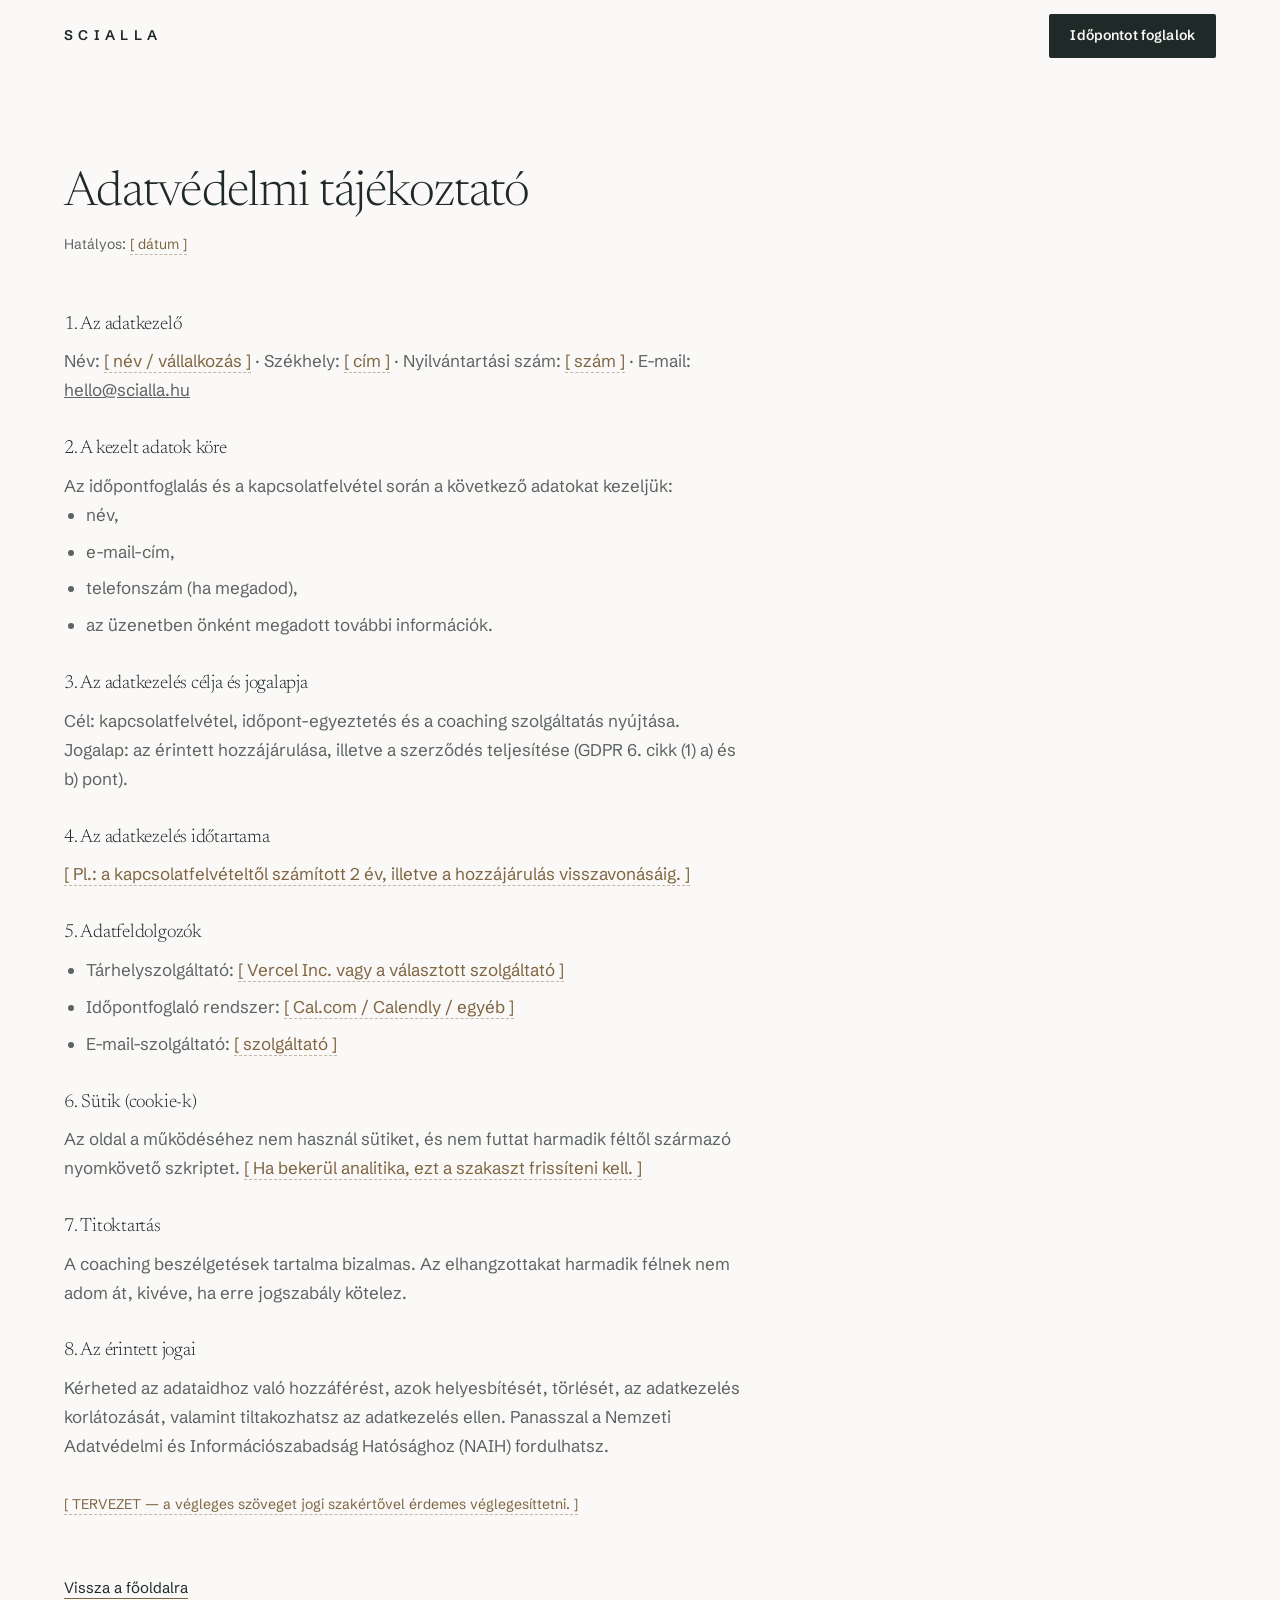
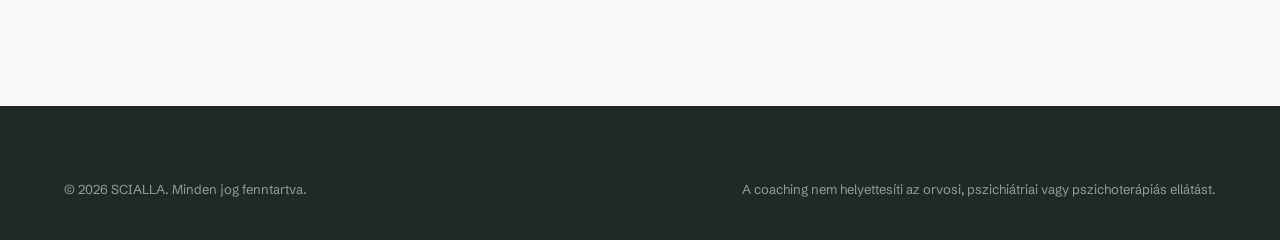
<file: adatvedelem.html>
<!DOCTYPE html>
<html lang="hu">
<head>
<meta charset="utf-8">
<meta name="viewport" content="width=device-width, initial-scale=1">
<title>Adatvédelmi tájékoztató — SCIALLA</title>
<meta name="description" content="A SCIALLA coaching szolgáltatás adatvédelmi tájékoztatója.">
<meta name="theme-color" content="#FAF9F7">
<meta name="robots" content="noindex, nofollow">
<link rel="icon" href="assets/img/favicon.svg" type="image/svg+xml">
<link rel="preconnect" href="https://fonts.googleapis.com">
<link rel="preconnect" href="https://fonts.gstatic.com" crossorigin>
<link rel="stylesheet" href="https://fonts.googleapis.com/css2?family=Newsreader:ital,opsz,wght@0,6..72,200..500;1,6..72,200..400&family=Schibsted+Grotesk:wght@400..600&display=swap">
<link rel="stylesheet" href="assets/styles.css?v=6">
</head>

<body>
<a class="skip-link" href="#fo">Ugrás a tartalomra</a>

<header class="site-header">
  <div class="container site-header__inner">
    <a class="logotype" href="index.html" aria-label="SCIALLA — vissza a főoldalra">Scialla</a>
    <a class="btn btn--primary btn--sm" href="index.html#foglalas">Időpontot foglalok</a>
  </div>
</header>

<main id="fo" class="legal">
  <div class="container">
    <h1 class="legal__title">Adatvédelmi tájékoztató</h1>
    <p class="legal__meta">Hatályos: <span class="ph">[ dátum ]</span></p>

    <div class="legal__body">
      <section>
        <h2>1. Az adatkezelő</h2>
        <p>
          Név: <span class="ph">[ név / vállalkozás ]</span> ·
          Székhely: <span class="ph">[ cím ]</span> ·
          Nyilvántartási szám: <span class="ph">[ szám ]</span> ·
          E-mail: <a href="mailto:hello@scialla.hu">hello@scialla.hu</a>
        </p>
      </section>

      <section>
        <h2>2. A kezelt adatok köre</h2>
        <p>Az időpontfoglalás és a kapcsolatfelvétel során a következő adatokat kezeljük:</p>
        <ul>
          <li>név,</li>
          <li>e-mail-cím,</li>
          <li>telefonszám (ha megadod),</li>
          <li>az üzenetben önként megadott további információk.</li>
        </ul>
      </section>

      <section>
        <h2>3. Az adatkezelés célja és jogalapja</h2>
        <p>
          Cél: kapcsolatfelvétel, időpont-egyeztetés és a coaching szolgáltatás nyújtása.
          Jogalap: az érintett hozzájárulása, illetve a szerződés teljesítése
          (GDPR 6. cikk (1) a) és b) pont).
        </p>
      </section>

      <section>
        <h2>4. Az adatkezelés időtartama</h2>
        <p><span class="ph">[ Pl.: a kapcsolatfelvételtől számított 2 év, illetve a hozzájárulás visszavonásáig. ]</span></p>
      </section>

      <section>
        <h2>5. Adatfeldolgozók</h2>
        <ul>
          <li>Tárhelyszolgáltató: <span class="ph">[ Vercel Inc. vagy a választott szolgáltató ]</span></li>
          <li>Időpontfoglaló rendszer: <span class="ph">[ Cal.com / Calendly / egyéb ]</span></li>
          <li>E-mail-szolgáltató: <span class="ph">[ szolgáltató ]</span></li>
        </ul>
      </section>

      <section>
        <h2>6. Sütik (cookie-k)</h2>
        <p>
          Az oldal a működéséhez nem használ sütiket, és nem futtat harmadik féltől
          származó nyomkövető szkriptet. <span class="ph">[ Ha bekerül analitika, ezt a szakaszt frissíteni kell. ]</span>
        </p>
      </section>

      <section>
        <h2>7. Titoktartás</h2>
        <p>
          A coaching beszélgetések tartalma bizalmas. Az elhangzottakat harmadik félnek
          nem adom át, kivéve, ha erre jogszabály kötelez.
        </p>
      </section>

      <section>
        <h2>8. Az érintett jogai</h2>
        <p>
          Kérheted az adataidhoz való hozzáférést, azok helyesbítését, törlését, az adatkezelés
          korlátozását, valamint tiltakozhatsz az adatkezelés ellen. Panasszal a Nemzeti Adatvédelmi
          és Információszabadság Hatósághoz (NAIH) fordulhatsz.
        </p>
      </section>

      <p class="legal__meta">
        <span class="ph">[ TERVEZET — a végleges szöveget jogi szakértővel érdemes véglegesíttetni. ]</span>
      </p>
    </div>

    <a class="back-link" href="index.html">Vissza a főoldalra</a>
  </div>
</main>

<footer class="site-footer">
  <div class="container site-footer__bottom" style="margin-top:0;border-top:0;padding-top:0">
    <p>© <span id="ev">2026</span> SCIALLA. Minden jog fenntartva.</p>
    <p>A coaching nem helyettesíti az orvosi, pszichiátriai vagy pszichoterápiás ellátást.</p>
  </div>
</footer>

<script src="assets/script.js?v=6" defer></script>
</body>
</html>
</file>
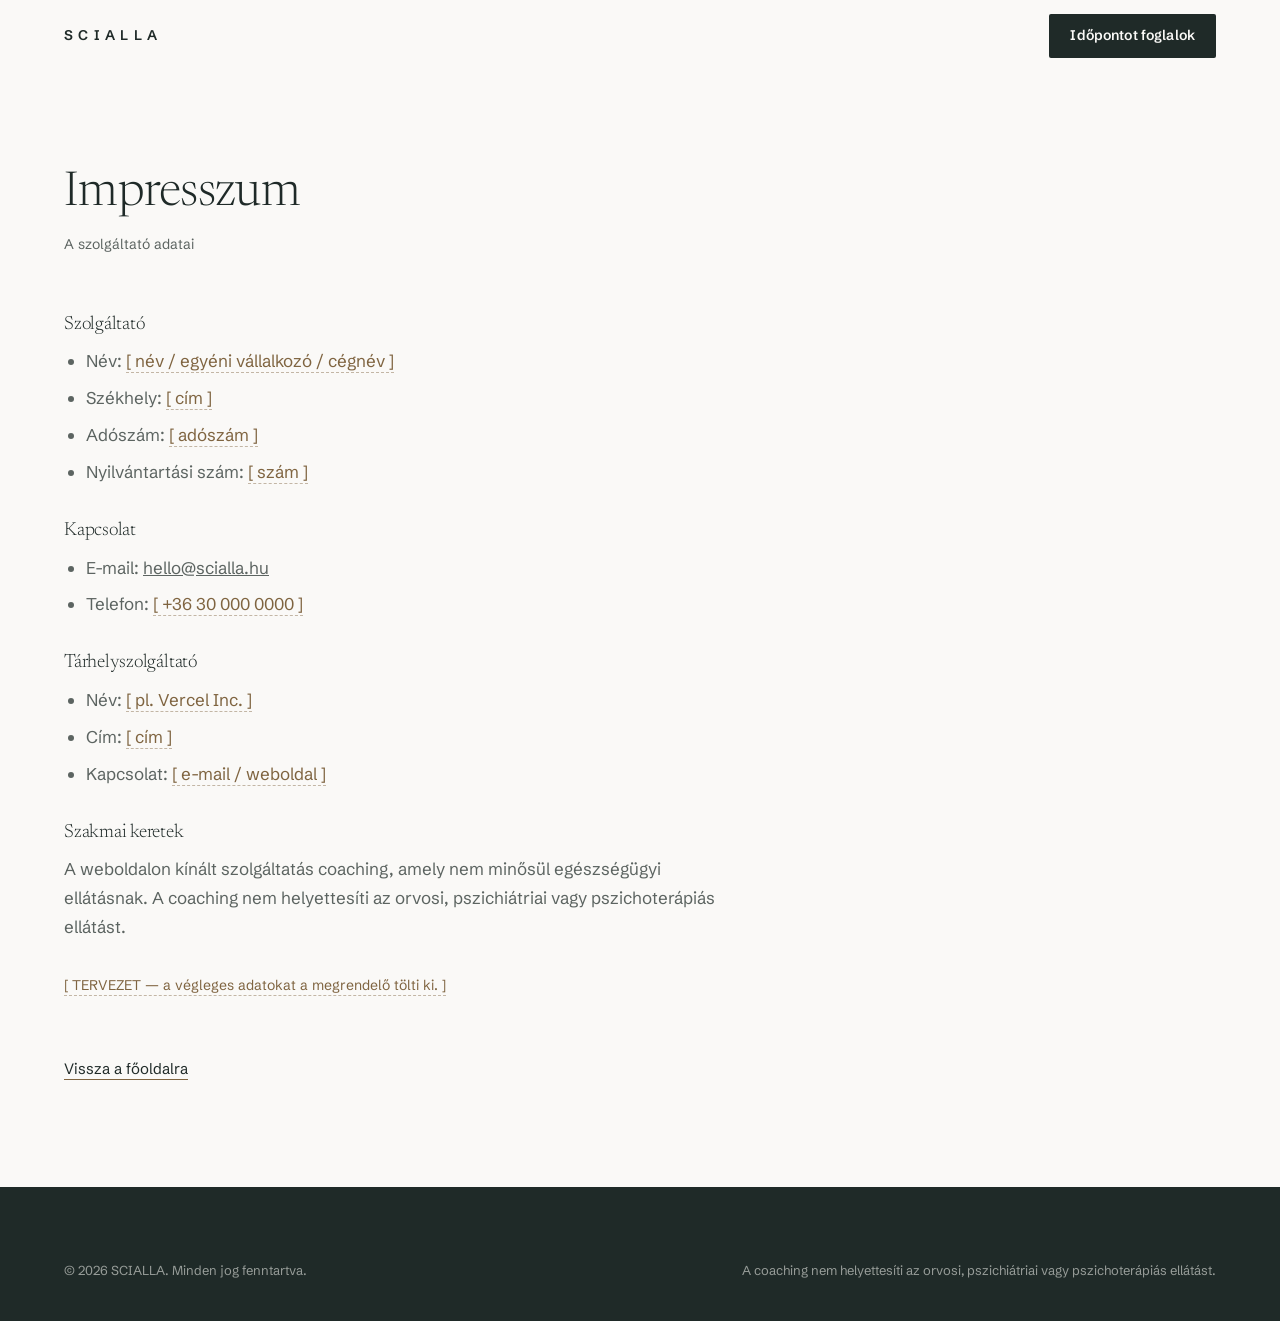
<file: impresszum.html>
<!DOCTYPE html>
<html lang="hu">
<head>
<meta charset="utf-8">
<meta name="viewport" content="width=device-width, initial-scale=1">
<title>Impresszum — SCIALLA</title>
<meta name="description" content="A SCIALLA coaching szolgáltatás impresszuma.">
<meta name="theme-color" content="#FAF9F7">
<meta name="robots" content="noindex, nofollow">
<link rel="icon" href="assets/img/favicon.svg" type="image/svg+xml">
<link rel="preconnect" href="https://fonts.googleapis.com">
<link rel="preconnect" href="https://fonts.gstatic.com" crossorigin>
<link rel="stylesheet" href="https://fonts.googleapis.com/css2?family=Newsreader:ital,opsz,wght@0,6..72,200..500;1,6..72,200..400&family=Schibsted+Grotesk:wght@400..600&display=swap">
<link rel="stylesheet" href="assets/styles.css?v=6">
</head>

<body>
<a class="skip-link" href="#fo">Ugrás a tartalomra</a>

<header class="site-header">
  <div class="container site-header__inner">
    <a class="logotype" href="index.html" aria-label="SCIALLA — vissza a főoldalra">Scialla</a>
    <a class="btn btn--primary btn--sm" href="index.html#foglalas">Időpontot foglalok</a>
  </div>
</header>

<main id="fo" class="legal">
  <div class="container">
    <h1 class="legal__title">Impresszum</h1>
    <p class="legal__meta">A szolgáltató adatai</p>

    <div class="legal__body">
      <section>
        <h2>Szolgáltató</h2>
        <ul>
          <li>Név: <span class="ph">[ név / egyéni vállalkozó / cégnév ]</span></li>
          <li>Székhely: <span class="ph">[ cím ]</span></li>
          <li>Adószám: <span class="ph">[ adószám ]</span></li>
          <li>Nyilvántartási szám: <span class="ph">[ szám ]</span></li>
        </ul>
      </section>

      <section>
        <h2>Kapcsolat</h2>
        <ul>
          <li>E-mail: <a href="mailto:hello@scialla.hu">hello@scialla.hu</a></li>
          <li>Telefon: <span class="ph">[ +36 30 000 0000 ]</span></li>
        </ul>
      </section>

      <section>
        <h2>Tárhelyszolgáltató</h2>
        <ul>
          <li>Név: <span class="ph">[ pl. Vercel Inc. ]</span></li>
          <li>Cím: <span class="ph">[ cím ]</span></li>
          <li>Kapcsolat: <span class="ph">[ e-mail / weboldal ]</span></li>
        </ul>
      </section>

      <section>
        <h2>Szakmai keretek</h2>
        <p>
          A weboldalon kínált szolgáltatás coaching, amely nem minősül egészségügyi
          ellátásnak. A coaching nem helyettesíti az orvosi, pszichiátriai vagy
          pszichoterápiás ellátást.
        </p>
      </section>

      <p class="legal__meta">
        <span class="ph">[ TERVEZET — a végleges adatokat a megrendelő tölti ki. ]</span>
      </p>
    </div>

    <a class="back-link" href="index.html">Vissza a főoldalra</a>
  </div>
</main>

<footer class="site-footer">
  <div class="container site-footer__bottom" style="margin-top:0;border-top:0;padding-top:0">
    <p>© <span id="ev">2026</span> SCIALLA. Minden jog fenntartva.</p>
    <p>A coaching nem helyettesíti az orvosi, pszichiátriai vagy pszichoterápiás ellátást.</p>
  </div>
</footer>

<script src="assets/script.js?v=6" defer></script>
</body>
</html>
</file>
<file: assets/styles.css>
/* ==========================================================================
   SCIALLA — landing page
   Design direction: „Halk jelenlét”
   Egy szín · kártya helyett vonal · egyetlen sötét sáv
   ========================================================================== */

/* --- 1. Tokens ----------------------------------------------------------- */
:root{
  /* paletta */
  --carta:#FAF9F7;
  --nebbia:#EFEEEA;
  --ink:#1F2A28;
  --ink-hover:#2C3A37;
  --pietra:#5C6461;
  --filo:#DFDDD7;
  --filo-strong:#CFCCC4;
  --ottone:#7F6440;
  --ottone-chiaro:#C4A574;
  --carta-ink:#E8E9E5;

  /* betűk */
  --serif:"Newsreader",Georgia,"Times New Roman",serif;
  --sans:"Schibsted Grotesk","Helvetica Neue",Arial,sans-serif;

  /* rács */
  --content:1200px;
  --gutter:clamp(20px,5vw,64px);
  --header-h:64px;

  --ease:cubic-bezier(.22,.61,.36,1);
  color-scheme:light;
}

/* --- 2. Reset ------------------------------------------------------------ */
*,*::before,*::after{box-sizing:border-box}
/* overflow-x:clip a html-en (nem hidden a body-n): így nem jön létre új
   scroll-konténer, tehát a position:sticky elemek Safariban is működnek. */
html{scroll-behavior:smooth;-webkit-text-size-adjust:100%;overflow-x:clip}
body{
  margin:0;
  background:var(--carta);
  color:var(--ink);
  font-family:var(--sans);
  font-size:1.0625rem;
  line-height:1.7;
  -webkit-font-smoothing:antialiased;
  -moz-osx-font-smoothing:grayscale;
}
img{max-width:100%;display:block}
figure{margin:0}
h1,h2,h3{margin:0;font-family:var(--serif);font-weight:300;text-wrap:balance}
p,ul,ol,dl,dd{margin:0}
a{color:inherit}
:focus-visible{outline:2px solid var(--ottone);outline-offset:3px;border-radius:2px}
section[id],.contact{scroll-margin-top:calc(var(--header-h) + 24px)}

.skip-link{
  position:absolute;left:-9999px;top:0;z-index:100;
  background:var(--ink);color:var(--carta);
  padding:12px 20px;font-size:.9rem;text-decoration:none;
}
.skip-link:focus{left:0}

/* --- 3. Layout ----------------------------------------------------------- */
.container{
  width:100%;
  max-width:calc(var(--content) + var(--gutter) * 2);
  margin-inline:auto;
  padding-inline:var(--gutter);
}
.bleed{
  display:grid;
  grid-template-columns:
    [full-start] minmax(var(--gutter),1fr)
    [content-start] minmax(0,var(--content)) [content-end]
    minmax(var(--gutter),1fr) [full-end];
}
.bleed > *{grid-column:content}
.section{padding-block:clamp(80px,12vw,128px)}
.section--nebbia{background:var(--nebbia)}
.section--closing{padding-block:clamp(96px,15vw,160px)}
.narrow{max-width:680px}

/* --- 4. Tipográfia ------------------------------------------------------- */
.eyebrow{
  font-size:.75rem;font-weight:600;letter-spacing:.15em;text-transform:uppercase;
  color:var(--ottone);margin-bottom:16px;
}
h2{font-size:clamp(1.75rem,4.4vw,2.75rem);line-height:1.14;letter-spacing:-.012em}
h3{font-size:1.25rem;line-height:1.3;font-weight:400}
.lead{
  font-size:clamp(1.0625rem,1.6vw,1.25rem);line-height:1.6;
  color:var(--pietra);max-width:34em;
}
.prose{display:grid;gap:18px;color:var(--pietra);max-width:36em}
.section__head{margin-bottom:clamp(40px,6vw,64px)}
.section__outro{margin-top:clamp(32px,5vw,48px);color:var(--pietra)}
.legal-note{
  margin-top:clamp(32px,5vw,48px);
  font-size:.875rem;color:var(--pietra);max-width:46em;
}
.legal-note strong{color:var(--ink);font-weight:600}

/* Fotó-egységesítés: a stock és a saját képek is egy tónusba kerülnek. */
.photo{position:relative;background:var(--nebbia);border-radius:2px;overflow:hidden}
.photo::after{
  content:"";position:absolute;inset:0;pointer-events:none;
  background:linear-gradient(190deg,rgba(31,42,40,0) 55%,rgba(31,42,40,.12));
}
.photo img{filter:saturate(.92) contrast(1.03)}
.ph{
  color:var(--ottone);
  border-bottom:1px dashed rgba(127,100,64,.45);
  padding-bottom:1px;
}
.link-arrow{
  display:inline-block;padding-block:10px;
  color:var(--ink);font-weight:500;
  text-decoration:underline;text-decoration-color:var(--ottone);
  text-underline-offset:5px;text-decoration-thickness:1px;
  transition:color .18s var(--ease);
}
.link-arrow::after{content:" \2192"}
.link-arrow:hover{color:var(--ottone)}

/* --- 5. Gombok ----------------------------------------------------------- */
.btn{
  display:inline-flex;align-items:center;justify-content:center;
  min-height:56px;padding:0 32px;border-radius:2px;
  font-family:var(--sans);font-size:.9375rem;font-weight:600;letter-spacing:.01em;
  text-decoration:none;border:1px solid transparent;cursor:pointer;
  white-space:nowrap;
  transition:background-color .18s var(--ease),transform .18s var(--ease);
}
.btn--primary{background:var(--ink);color:var(--carta)}
.btn--primary:hover{background:var(--ink-hover);transform:translateY(-1px)}
.btn--primary:active{transform:translateY(0)}
.btn--sm{min-height:44px;padding:0 20px;font-size:.875rem}
.btn--lg{min-height:60px;padding:0 40px;font-size:1rem}
.btn--block{display:flex;width:100%}
.btn--outline{background:transparent;color:var(--ink);border-color:var(--ink)}
.btn--outline:hover{background:var(--ink);color:var(--carta);transform:translateY(-1px)}
.btn-note{margin-top:12px;font-size:.8125rem;line-height:1.5;color:var(--pietra)}

/* --- 6. Header ----------------------------------------------------------- */
.site-header{
  position:sticky;top:0;z-index:50;
  background:var(--carta);
  transition:box-shadow .2s var(--ease);
}
.site-header.is-scrolled{box-shadow:inset 0 -1px 0 var(--filo)}
.site-header__inner{
  display:flex;align-items:center;justify-content:space-between;gap:20px;
  min-height:var(--header-h);
}
.logotype{
  display:inline-flex;align-items:center;min-height:44px;
  font-family:var(--sans);font-size:.8125rem;font-weight:600;
  letter-spacing:.26em;text-transform:uppercase;text-decoration:none;
  color:var(--ink);white-space:nowrap;
}
.site-header__cta{flex:0 0 auto;padding:0 16px;font-size:.8125rem}
.logotype--light{color:var(--carta-ink)}
.site-nav{display:none}
.site-nav a{
  position:relative;
  display:inline-flex;align-items:center;min-height:44px;
  font-size:.9rem;color:var(--pietra);text-decoration:none;
  transition:color .18s var(--ease);
}
.site-nav a::after{
  content:"";position:absolute;left:0;right:0;bottom:9px;height:1px;
  background:var(--ottone);
  transform:scaleX(0);transform-origin:left;
  transition:transform .22s var(--ease);
}
.site-nav a:hover,.site-nav a.is-current{color:var(--ink)}
.site-nav a:hover::after,.site-nav a.is-current::after{transform:scaleX(1)}
.site-header__actions{display:flex;align-items:center;gap:4px}

/* Menügomb: csak JS-sel és csak teljes navigáció alatt látszik */
.menu-toggle{
  display:none;align-items:center;gap:10px;
  min-height:44px;min-width:44px;padding:0 4px 0 12px;
  background:none;border:0;cursor:pointer;
  font-family:var(--sans);font-size:.8125rem;font-weight:600;color:var(--ink);
}
.js .menu-toggle{display:inline-flex}
.menu-toggle__icon{position:relative;width:18px;height:8px}
.menu-toggle__icon::before,.menu-toggle__icon::after{
  content:"";position:absolute;left:0;right:0;height:1.5px;background:currentColor;
  transition:transform .22s var(--ease),top .22s var(--ease);
}
.menu-toggle__icon::before{top:0}
.menu-toggle__icon::after{top:6.5px}
.menu-toggle[aria-expanded="true"] .menu-toggle__icon::before{top:3.25px;transform:rotate(45deg)}
.menu-toggle[aria-expanded="true"] .menu-toggle__icon::after{top:3.25px;transform:rotate(-45deg)}

/* --- 6b. Mobil menü ------------------------------------------------------ */
.mobile-nav{
  position:fixed;inset:var(--header-h) 0 0 0;z-index:45;
  background:var(--carta);
  box-shadow:inset 0 1px 0 var(--filo);
  overflow-y:auto;overscroll-behavior:contain;
  opacity:0;transform:translateY(-8px);
  transition:opacity .22s var(--ease),transform .22s var(--ease);
}
.mobile-nav[hidden]{display:none}
.mobile-nav.is-open{opacity:1;transform:none}
.mobile-nav__inner{
  display:flex;flex-direction:column;gap:40px;
  min-height:100%;padding-block:16px calc(32px + env(safe-area-inset-bottom));
}
.mobile-nav__list{list-style:none;padding:0}
.mobile-nav__list li{border-bottom:1px solid var(--filo)}
.mobile-nav__list a{
  display:flex;align-items:baseline;gap:18px;padding:18px 0;
  font-family:var(--serif);font-weight:300;font-size:1.75rem;line-height:1.2;
  color:var(--ink);text-decoration:none;
  transition:color .18s var(--ease);
}
.mobile-nav__list a span{
  font-family:var(--sans);font-size:.75rem;font-weight:600;
  letter-spacing:.1em;color:var(--ottone);
}
.mobile-nav__list a:hover,.mobile-nav__list a.is-current{color:var(--ottone)}
.mobile-nav__foot{margin-top:auto}
.mobile-nav__mail{
  display:inline-block;margin-top:20px;padding-block:10px;color:var(--ink);
  text-decoration:underline;text-decoration-color:var(--filo-strong);
  text-underline-offset:5px;text-decoration-thickness:1px;
}
html.nav-open{overflow:hidden}
html.nav-open .mobile-cta{transform:translateY(115%)}
@media (max-width:399px){.hide-xs{display:none}}

/* --- 7. Hero ------------------------------------------------------------- */
.hero{padding-block:clamp(48px,9vw,112px) clamp(64px,10vw,128px)}
.hero__inner{grid-column:content;display:grid;gap:clamp(40px,7vw,64px);align-items:center}
.hero__title{
  font-size:clamp(2.375rem,8.5vw,4.5rem);line-height:1.04;letter-spacing:-.02em;
  margin-bottom:24px;max-width:14ch;
}
.hero__logo{width:56px;height:56px;margin-bottom:24px;border-radius:2px}
.hero__motto{
  margin:-8px 0 20px;
  font-family:var(--serif);font-style:italic;font-weight:300;
  font-size:clamp(1.375rem,3vw,1.75rem);line-height:1.3;color:var(--ottone);
}
.hero__cta{margin-top:clamp(32px,5vw,40px)}
.hero__media img{
  width:100%;height:auto;aspect-ratio:4/5;object-fit:cover;
  border-radius:2px;background:var(--nebbia);
}
.trust{
  list-style:none;padding:20px 0 0;margin-top:clamp(32px,5vw,48px);
  border-top:1px solid var(--filo);
  display:grid;gap:8px;font-size:.875rem;color:var(--pietra);
}

/* --- 8. Problémák (sorindex) --------------------------------------------- */
.topics{list-style:none;padding:0;border-top:1px solid var(--filo)}
.topic{
  position:relative;
  padding:24px 0;
  border-bottom:1px solid var(--filo);
  transition:background-color .18s var(--ease);
}
.topic__name{margin-bottom:6px;font-size:1.3125rem}
.topic__desc{color:var(--pietra);max-width:44em}
.topic::before{
  content:"";position:absolute;left:2px;top:34px;
  width:0;height:1px;background:var(--ottone);
  transition:width .18s var(--ease);
}

/* --- 9. Kinek szól ------------------------------------------------------- */
.audience{display:grid;gap:clamp(32px,5vw,56px)}
.audience__body{display:grid;gap:clamp(36px,5vw,48px)}
.audience h2{max-width:12ch}
.audience__not{padding-top:clamp(28px,4vw,36px);border-top:1px solid var(--filo-strong)}
.audience__not-title{
  font-family:var(--sans);font-size:.9375rem;font-weight:600;
  margin-bottom:16px;color:var(--ink);
}
.marklist{list-style:none;padding:0;display:grid;gap:14px}
.marklist li{position:relative;padding-left:26px}
.marklist li::before{
  content:"";position:absolute;left:0;top:.75em;
  width:12px;height:1px;background:var(--ottone);
}
.marklist--muted li{color:var(--pietra)}
.marklist--muted li::before{background:var(--filo-strong)}

/* --- 10. Folyamat -------------------------------------------------------- */
.process{
  list-style:none;position:relative;
  padding:0 0 0 28px;margin:0;
  display:grid;gap:36px;
}
.process::before{
  content:"";position:absolute;left:0;top:6px;bottom:6px;width:1px;
  background:var(--filo);
  transform:scaleY(0);transform-origin:top;
  transition:transform .7s var(--ease);
}
.process.is-drawn::before{transform:scaleY(1)}
.process__step{position:relative}
.process__step::before{
  content:"";position:absolute;left:-28px;top:.7em;
  width:14px;height:1px;background:var(--ottone);
}
.process__num{
  display:block;font-size:.75rem;font-weight:600;letter-spacing:.1em;
  color:var(--ottone);font-variant-numeric:tabular-nums;margin-bottom:8px;
}
.process__title{font-size:1.25rem;margin-bottom:6px}
.process__desc{color:var(--pietra);font-size:1rem}
.process__meta{
  margin-top:10px;font-size:.8125rem;color:var(--pietra);
  font-variant-numeric:tabular-nums;
}

/* --- 11. Bemutatkozás ---------------------------------------------------- */
.about{padding-block:clamp(80px,12vw,128px)}
/* két azonos hátterű blokk között ne duplázódjon a térköz */
.about + .section{padding-top:0}
.about__inner{display:grid;gap:clamp(32px,5vw,56px);align-items:start}
.about__head{display:grid;justify-items:start}
.about__name{
  font-size:clamp(1.875rem,5vw,3rem);line-height:1.1;
  letter-spacing:-.015em;margin-bottom:28px;
}
.credentials{margin-top:clamp(32px,4vw,40px);border-top:1px solid var(--filo)}
.credentials__row{display:grid;gap:2px;padding:14px 0;border-bottom:1px solid var(--filo)}
.credentials dt{
  font-size:.75rem;letter-spacing:.12em;text-transform:uppercase;color:var(--pietra);
}
.credentials dd{font-size:1rem}
.signature{
  margin-top:clamp(28px,4vw,36px);
  font-family:var(--serif);font-style:italic;font-weight:300;
  font-size:1.25rem;line-height:1.4;color:var(--ink);
}

/* --- 11b. Teljes szélességű képsáv --------------------------------------- */
.band{background:var(--carta);padding-bottom:clamp(48px,7vw,72px)}
.band__img{
  width:100%;height:auto;display:block;
  aspect-ratio:3/2;object-fit:cover;
  background:var(--nebbia);
  filter:saturate(.92) contrast(1.03);
}
.band__caption{padding-top:18px;font-size:.875rem;color:var(--pietra)}

/* --- 11c. Vélemények ----------------------------------------------------- */
.quotes{list-style:none;padding:0;display:grid;border-top:1px solid var(--filo)}
.quote{padding:clamp(28px,4vw,40px) 0;border-bottom:1px solid var(--filo)}
.quote blockquote{
  margin:0;
  font-family:var(--serif);font-weight:300;font-style:italic;
  font-size:clamp(1.1875rem,2.2vw,1.4375rem);line-height:1.44;
  color:var(--ink);max-width:46ch;
}
.quote--lead blockquote{
  font-size:clamp(1.4375rem,3.2vw,2rem);line-height:1.34;
  letter-spacing:-.008em;max-width:36ch;
}
.quote__by{
  margin-top:16px;font-size:.72rem;font-weight:600;letter-spacing:.13em;
  text-transform:uppercase;color:var(--pietra);
}

/* --- 11d. GYIK ----------------------------------------------------------- */
.faq{display:grid;gap:clamp(32px,5vw,48px)}
.faq h2{max-width:12ch}
.faq__list{border-top:1px solid var(--filo-strong)}
.faq__item{border-bottom:1px solid var(--filo-strong)}
.faq__item summary{
  list-style:none;cursor:pointer;
  display:flex;align-items:flex-start;justify-content:space-between;gap:24px;
  padding:16px 0;min-height:44px;
  font-family:var(--serif);font-weight:400;font-size:1.125rem;line-height:1.35;
  color:var(--ink);
  transition:color .18s var(--ease);
}
.faq__item summary::-webkit-details-marker{display:none}
.faq__item summary::after{
  content:"+";flex:0 0 auto;
  font-family:var(--sans);font-size:1.25rem;font-weight:400;line-height:1.25;
  color:var(--ottone);
  transition:transform .2s var(--ease);
}
.faq__item[open] summary::after{transform:rotate(45deg)}
.faq__item summary:hover{color:var(--ottone)}
.faq__a{padding-bottom:20px;max-width:60ch}
.faq__a p{color:var(--pietra);font-size:1rem}

/* --- 12. Szemlélet (sötét sáv) ------------------------------------------- */
.statement{
  background:var(--ink);color:var(--carta-ink);
  padding-block:clamp(88px,14vw,160px);
}
.statement__inner{display:grid;gap:clamp(32px,5vw,48px)}
.statement__rule{display:block;width:40px;height:1px;background:var(--ottone-chiaro)}
.statement__text{
  font-family:var(--serif);font-weight:300;font-style:italic;
  font-size:clamp(1.625rem,4.4vw,2.5rem);line-height:1.3;letter-spacing:-.01em;
  max-width:30ch;color:var(--carta-ink);
}
.statement__support{
  list-style:none;padding:0;display:grid;
  border-top:1px solid rgba(232,233,229,.18);
}
.statement__support li{
  display:grid;gap:4px;padding:18px 0;
  border-bottom:1px solid rgba(232,233,229,.18);
}
.statement__support strong{font-size:.9375rem;font-weight:600}
.statement__support span{font-size:.9375rem;color:rgba(232,233,229,.68)}

/* --- 13. Mit / mit nem --------------------------------------------------- */
.boundaries{display:grid;gap:clamp(36px,5vw,48px)}
.boundaries__title{
  font-family:var(--sans);font-size:.75rem;font-weight:600;
  letter-spacing:.13em;text-transform:uppercase;color:var(--ink);
  margin-bottom:20px;
}
.boundaries__col--muted .boundaries__title{color:var(--pietra)}
.boundaries__divider{height:1px;background:var(--filo);align-self:stretch}

/* --- 13b. Díjak ---------------------------------------------------------- */
/* A „Mit / mit nem” blokkal azonos a háttér: ne duplázódjon a térköz */
#hatarok + #dijak{padding-top:0}
.pricing{display:grid;gap:clamp(40px,6vw,56px);align-items:start}
.plan{display:grid;gap:24px;min-width:0;padding-top:24px;border-top:1px solid var(--ink)}
.plan--main{padding:clamp(24px,4vw,40px);background:var(--nebbia);border-top:0;border-radius:3px}
.plan__title{font-size:clamp(1.625rem,3vw,2rem);line-height:1.15;font-weight:300;letter-spacing:-.01em}
.plan__tag{margin-top:6px;font-size:.875rem;color:var(--pietra)}
.plan__price{border-block:1px solid var(--filo-strong)}
.plan__price div{
  display:flex;flex-wrap:wrap;align-items:baseline;justify-content:space-between;gap:4px 16px;
  padding:12px 0;
}
.plan__price div + div{border-top:1px solid var(--filo)}
.plan__price dt{font-size:.875rem;color:var(--pietra)}
.plan__price dd{font-family:var(--serif);font-size:1.375rem;line-height:1.2;color:var(--ink)}
.plan__label{
  margin:0 0 12px;font-family:var(--sans);font-size:.8125rem;font-weight:600;color:var(--ink);
}
.plan__list{font-size:1rem}
.plan__text{display:grid;gap:12px;color:var(--pietra);font-size:1rem}
.plan__text strong{color:var(--ink);font-weight:600}
.plan__foot{font-size:.8125rem;line-height:1.55}
.plan__stages{
  list-style:none;padding:0;display:flex;flex-wrap:wrap;gap:6px 0;
  font-size:.875rem;font-weight:500;color:var(--ink);
}
.plan__stages li + li::before{content:"\2192";margin-inline:8px;color:var(--ottone)}
.plan__cta{justify-self:start;white-space:normal;text-align:center}

/* --- 14. Első beszélgetés (az egyetlen panel) ---------------------------- */
.panel{
  background:var(--nebbia);border-radius:3px;
  padding:clamp(28px,6vw,64px);
  max-width:720px;margin-inline:auto;
  display:grid;gap:20px;justify-items:start;
}
.panel__title{font-size:clamp(1.625rem,4vw,2.375rem);line-height:1.15;letter-spacing:-.012em}
.panel__text{color:var(--pietra)}
.panel__list{margin-block:4px}
.panel__cta{margin-top:12px}

/* --- 15. Foglalás -------------------------------------------------------- */
.booking{display:grid;gap:clamp(32px,5vw,44px)}
.booking__title{
  font-size:clamp(2.125rem,7vw,4rem);line-height:1.06;letter-spacing:-.02em;
  max-width:14ch;
}
/* Beágyazott Cal.com naptár: a hely előre le van foglalva, hogy ne ugorjon az oldal */
.booking__cal{
  position:relative;min-height:640px;
  background:var(--nebbia);border-radius:2px;overflow:hidden;
}
.booking__cal[hidden]{display:none}
.booking__cal iframe{display:block}
.booking__cal-loading{
  position:absolute;inset:0;display:grid;place-items:center;
  font-size:.875rem;color:var(--pietra);
}
.booking__cal.is-ready{background:none}
.booking__cal.is-ready .booking__cal-loading{display:none}
.booking__meta{margin-top:16px;font-size:.875rem;color:var(--pietra)}

/* --- 15b. Kapcsolatfelvételi űrlap --------------------------------------- */
.contact{
  display:grid;gap:clamp(36px,5vw,56px);
  padding-top:clamp(32px,5vw,48px);border-top:1px solid var(--filo);
}
/* Naptár nélkül az űrlap a fő út: nem kell elválasztó vonal a cím alatt */
.booking:not(.has-cal) .contact{border-top:0;padding-top:0}
.contact__eyebrow-cal,.has-cal .contact__eyebrow-solo{display:none}
.has-cal .contact__eyebrow-cal{display:inline}
.contact__title{
  font-size:clamp(1.375rem,2.6vw,1.75rem);line-height:1.25;letter-spacing:-.008em;
  max-width:22ch;
}
.contact__text{margin-top:16px;color:var(--pietra);max-width:30em}
.contact__promise{
  margin-top:16px;font-family:var(--serif);font-style:italic;font-weight:300;
  font-size:1.125rem;color:var(--ink);
}
.contact__direct{
  margin-top:clamp(28px,4vw,40px);padding-top:20px;
  border-top:1px solid var(--filo);color:var(--pietra);font-size:.9375rem;
}

.form{display:grid;gap:26px;min-width:0}
.form[hidden]{display:none}
.form__row--2{display:grid;gap:26px}
.field{min-width:0;margin:0;padding:0;border:0}
.field__label{
  display:block;padding:0;margin-bottom:6px;
  font-size:.8125rem;font-weight:600;letter-spacing:.02em;color:var(--ink);
}
.field__opt{margin-left:6px;font-weight:400;color:var(--pietra)}
.field__input{
  display:block;width:100%;min-height:48px;padding:10px 0;
  font:inherit;font-size:1.0625rem;color:var(--ink);
  background:transparent;border:0;border-radius:0;
  /* alsó vonal: alap hajszál + fókuszra kiterülő sárgaréz vonal */
  background-image:linear-gradient(var(--ottone),var(--ottone)),linear-gradient(var(--filo-strong),var(--filo-strong));
  background-size:0 1px,100% 1px;background-position:0 100%,0 100%;background-repeat:no-repeat;
  transition:background-size .35s var(--ease);
  -webkit-appearance:none;appearance:none;
}
.field__input::placeholder{color:#9A9F9C}
.field__input:focus{outline:none;background-size:100% 1px,100% 1px}
.field__input:focus-visible{outline:none}
.field__input--area{resize:vertical;min-height:112px;line-height:1.6}
.field.is-invalid .field__input{
  background-image:linear-gradient(#9B3B2E,#9B3B2E),linear-gradient(#9B3B2E,#9B3B2E);
}
.field__error{min-height:0;margin-top:6px;font-size:.8125rem;color:#9B3B2E}
.field__error:empty{display:none}
.field.is-invalid{animation:nudge .32s var(--ease)}

.chips{display:flex;flex-wrap:wrap;gap:8px;margin-top:4px}
.chip{position:relative;cursor:pointer}
.chip input{position:absolute;opacity:0;inset:0;margin:0;cursor:pointer}
.chip span{
  display:inline-flex;align-items:center;gap:8px;min-height:44px;padding:0 16px;
  border:1px solid var(--filo-strong);border-radius:999px;
  font-size:.9rem;color:var(--pietra);background:var(--carta);
  transition:background-color .2s var(--ease),color .2s var(--ease),border-color .2s var(--ease),transform .15s var(--ease);
}
.chip span::before{
  content:"";width:0;height:1px;background:currentColor;
  transition:width .2s var(--ease);margin-right:-8px;
}
.chip:hover span{border-color:var(--ink);color:var(--ink)}
.chip input:checked + span{background:var(--ink);border-color:var(--ink);color:var(--carta)}
.chip input:checked + span::before{width:10px;margin-right:0}
.chip input:active + span{transform:scale(.97)}
.chip input:focus-visible + span{outline:2px solid var(--ottone);outline-offset:3px}

.check{display:flex;gap:14px;align-items:flex-start;cursor:pointer;font-size:.875rem;line-height:1.55;color:var(--pietra)}
.check input{
  flex:0 0 auto;width:22px;height:22px;margin:1px 0 0;
  -webkit-appearance:none;appearance:none;cursor:pointer;
  border:1px solid var(--filo-strong);border-radius:2px;background:var(--carta);
  display:grid;place-items:center;
  transition:background-color .18s var(--ease),border-color .18s var(--ease);
}
.check input::after{
  content:"";width:10px;height:5px;margin-top:-3px;
  border-left:1.5px solid var(--carta);border-bottom:1.5px solid var(--carta);
  transform:rotate(-45deg) scale(0);transition:transform .2s var(--ease);
}
.check input:checked{background:var(--ink);border-color:var(--ink)}
.check input:checked::after{transform:rotate(-45deg) scale(1)}
.check a{color:var(--ink);text-underline-offset:3px;text-decoration-color:var(--ottone)}
.field.is-invalid .check input{border-color:#9B3B2E}

.form__trap{position:absolute;left:-9999px;width:1px;height:1px;overflow:hidden}
.form__submit{padding-top:6px}
.form__btn{position:relative;min-width:220px}
.form__btn[disabled]{cursor:progress;opacity:.85}
.form__btn.is-sending .form__btn-label{opacity:0}
.form__btn.is-sending::after{
  content:"";position:absolute;width:18px;height:18px;
  border:1.5px solid rgba(250,249,247,.35);border-top-color:var(--carta);border-radius:50%;
  animation:spin .8s linear infinite;
}
.form__status{font-size:.9375rem;color:var(--pietra)}
.form__status:empty{display:none}
.form__status.is-error{color:#9B3B2E}

.form-done{
  display:grid;gap:14px;justify-items:start;align-content:start;
  padding:clamp(28px,5vw,48px);background:var(--nebbia);border-radius:3px;
  animation:rise .6s var(--ease) both;
}
.form-done[hidden]{display:none}
.form-done:focus{outline:none}
.form-done__mark{width:52px;height:52px;fill:none;stroke:var(--ottone);stroke-width:1.5}
.form-done__mark circle{stroke-dasharray:151;stroke-dashoffset:151;animation:draw .8s var(--ease) .1s forwards}
.form-done__mark path{stroke-dasharray:36;stroke-dashoffset:36;animation:draw .45s var(--ease) .75s forwards}
.form-done__title{font-size:clamp(1.5rem,3vw,2rem);line-height:1.2}
.form-done__text{color:var(--pietra);max-width:34em}

@keyframes spin{to{transform:rotate(360deg)}}
@keyframes draw{to{stroke-dashoffset:0}}
@keyframes rise{from{opacity:0;transform:translateY(12px)}to{opacity:1;transform:none}}
@keyframes nudge{0%,100%{transform:none}30%{transform:translateX(-4px)}60%{transform:translateX(3px)}}
.contact-list{list-style:none;padding:0;margin-top:4px;display:grid;gap:0}
.contact-list a{
  display:inline-block;padding-block:12px;color:var(--ink);
  text-decoration:underline;text-decoration-color:var(--filo-strong);
  text-underline-offset:5px;text-decoration-thickness:1px;
  transition:text-decoration-color .15s var(--ease);
}
.contact-list a:hover{text-decoration-color:var(--ottone)}

/* --- 16. Footer ---------------------------------------------------------- */
.site-footer{
  background:var(--ink);color:var(--carta-ink);
  padding-block:clamp(56px,8vw,72px) 40px;
}
.site-footer__inner{display:grid;gap:36px}
.site-footer__claim{
  margin-top:14px;font-size:.9375rem;
  color:rgba(232,233,229,.66);max-width:30em;
}
.site-footer__heading{
  font-family:var(--sans);font-size:.72rem;font-weight:600;
  letter-spacing:.14em;text-transform:uppercase;color:var(--ottone-chiaro);
  margin-bottom:14px;
}
.site-footer__col ul{list-style:none;padding:0;display:grid;gap:0}
.site-footer a{
  display:inline-block;padding-block:12px;
  color:var(--carta-ink);font-size:.9375rem;
  text-decoration:underline;text-decoration-color:transparent;
  text-underline-offset:5px;text-decoration-thickness:1px;
  transition:text-decoration-color .15s var(--ease);
}
.site-footer a:hover{text-decoration-color:var(--ottone-chiaro)}
.site-footer .ph{color:var(--ottone-chiaro);border-bottom-color:rgba(196,165,116,.5)}
.site-footer__bottom{
  margin-top:clamp(40px,6vw,56px);padding-top:24px;
  border-top:1px solid rgba(232,233,229,.16);
  display:grid;gap:6px;
  font-size:.8125rem;color:rgba(232,233,229,.6);
}

/* --- 17. Mobil sticky CTA ------------------------------------------------ */
.mobile-cta{
  position:fixed;left:0;right:0;bottom:0;z-index:60;
  background:var(--carta);
  padding:12px var(--gutter);
  padding-bottom:calc(12px + env(safe-area-inset-bottom));
  box-shadow:0 -1px 0 var(--filo),0 -8px 24px rgba(31,42,40,.06);
  transform:translateY(115%);
  transition:transform .22s var(--ease);
}
.mobile-cta.is-visible{transform:none}

/* --- 18. Reveal ---------------------------------------------------------- */
.js .reveal{
  opacity:0;transform:translateY(16px);filter:blur(4px);
  transition:opacity .7s var(--ease),transform .7s var(--ease),filter .7s var(--ease);
  transition-delay:var(--rd,0s);
}
.js .reveal.is-in{opacity:1;transform:none;filter:none}

/* Szavankénti felúszás a nagy címeken (a szétbontást a script.js végzi) */
.js .split.reveal{opacity:1;transform:none;filter:none}
.split .w{display:inline-block;overflow:hidden;vertical-align:top;padding-bottom:.12em;margin-bottom:-.12em}
.split .w > span{
  display:inline-block;transform:translateY(105%);
  transition:transform .9s cubic-bezier(.19,1,.22,1);
  transition-delay:calc(var(--rd,0s) + var(--i,0) * 60ms);
}
.split.is-in .w > span{transform:none}

/* Fotók: alulról kitisztuló maszk, a kép közben finoman a helyére ül */
.js .photo.reveal{
  opacity:1;transform:none;filter:none;
  clip-path:inset(100% 0 0 0);
  transition:clip-path 1.2s cubic-bezier(.77,0,.18,1);
  transition-delay:var(--rd,0s);
}
.js .photo.reveal.is-in{clip-path:inset(0)}
.js .photo.reveal img{transform:scale(1.12);transition:transform 1.6s cubic-bezier(.19,1,.22,1);transition-delay:var(--rd,0s)}
.js .photo.reveal.is-in img{transform:none}

/* Eyebrow előtti kis vonal kirajzolódik */
.eyebrow{display:flex;align-items:center;gap:12px}
.eyebrow::before{
  content:"";flex:0 0 auto;width:24px;height:1px;background:currentColor;
  transform-origin:left;transition:transform .8s var(--ease) .15s;
}
.js .reveal .eyebrow::before,.js .eyebrow.reveal::before{transform:scaleX(0)}
.js .reveal.is-in .eyebrow::before,.js .eyebrow.reveal.is-in::before{transform:none}

/* Sötét sáv: a vonal kinyúlik */
.js .statement__rule.reveal{transform:scaleX(0);transform-origin:left;filter:none}
.js .statement__rule.reveal.is-in{transform:none}

/* Vezető vélemény: nagy, halvány idézőjel */
.quote--lead{position:relative}
.quote__mark{
  position:absolute;top:clamp(-6px,-1vw,0px);left:-.06em;
  font-family:var(--serif);font-weight:200;font-size:clamp(5rem,12vw,9rem);line-height:1;
  color:var(--ottone);opacity:.18;pointer-events:none;
  transform:translateY(20px);transition:transform 1.2s var(--ease) .2s,opacity 1.2s var(--ease) .2s;
}
.js .quote--lead:not(.is-in) .quote__mark{opacity:0}
.quote--lead.is-in .quote__mark{transform:none}
.quote--lead blockquote{position:relative;padding-top:clamp(36px,5vw,56px)}

/* Nyíl-link: a nyíl előrébb lép hoverre */
.link-arrow::after{display:inline-block;transition:transform .25s var(--ease)}
.link-arrow:hover::after{transform:translateX(4px)}

/* Mobil menü: a sorok egymás után úsznak be */
.mobile-nav__list li,.mobile-nav__foot{opacity:0;transform:translateY(10px);transition:opacity .4s var(--ease),transform .4s var(--ease)}
.mobile-nav.is-open .mobile-nav__list li,.mobile-nav.is-open .mobile-nav__foot{opacity:1;transform:none}
.mobile-nav.is-open li:nth-child(2){transition-delay:.04s}
.mobile-nav.is-open li:nth-child(3){transition-delay:.08s}
.mobile-nav.is-open li:nth-child(4){transition-delay:.12s}
.mobile-nav.is-open li:nth-child(5){transition-delay:.16s}
.mobile-nav.is-open .mobile-nav__foot{transition-delay:.22s}

/* GYIK: a válasz lágyan nyílik ki (ahol a böngésző támogatja) */
@supports (interpolate-size:allow-keywords){
  .faq{interpolate-size:allow-keywords}
  .faq__item::details-content{
    block-size:0;overflow:hidden;
    transition:block-size .4s var(--ease),content-visibility .4s allow-discrete;
  }
  .faq__item[open]::details-content{block-size:auto}
}
.faq__a{transition:opacity .4s var(--ease) .05s,transform .4s var(--ease) .05s}
.faq__item:not([open]) .faq__a{opacity:0;transform:translateY(-4px)}

/* Görgetéshez kötött effektek (csak ahol támogatott) */
@supports (animation-timeline:view()){
  /* képsáv: enyhe parallax */
  .band picture{display:block;overflow:hidden}
  .band__img{
    scale:1.12;
    animation:band-drift linear both;
    animation-timeline:view();animation-range:cover;
  }
  @keyframes band-drift{from{translate:0 -5%}to{translate:0 5%}}

  /* olvasási csík a fejléc alján */
  .site-header::after{
    content:"";position:absolute;left:0;right:0;bottom:0;height:1px;
    background:var(--ottone);transform-origin:left;transform:scaleX(0);
    animation:read-progress linear both;animation-timeline:scroll(root);
  }
  @keyframes read-progress{to{transform:scaleX(1)}}
}
.d1{--rd:.07s}
.d2{--rd:.14s}
.d3{--rd:.21s}
.d4{--rd:.28s}

/* ==========================================================================
   19. Töréspontok
   ========================================================================== */

/* --- >=600px: nagyobb telefon -------------------------------------------- */
@media (min-width:600px){
  .logotype{font-size:.875rem;letter-spacing:.38em}
  .site-header__cta{padding:0 20px;font-size:.875rem}
  .credentials__row{grid-template-columns:150px 1fr;gap:24px;align-items:baseline}
  .contact-list{grid-auto-flow:column;grid-auto-columns:max-content;gap:28px}
  .form__row--2{grid-template-columns:1fr 1fr;gap:28px}
}

/* --- >=900px: tablet fekvő / desktop ------------------------------------- */
@media (min-width:900px){
  :root{--header-h:72px}

  .btn{min-height:52px}
  .btn--sm{min-height:44px}

  /* hero: 7/5, a portré a viewport jobb széléig fut */
  .hero__inner{
    grid-column:content-start / full-end;
    grid-template-columns:minmax(0,7fr) minmax(0,5fr);
    gap:clamp(40px,5vw,80px);
  }

  /* bemutatkozás fotó nélkül: sticky cím balra, szöveg jobbra */
  .about__inner{grid-template-columns:minmax(0,.42fr) minmax(0,.58fr);gap:64px}
  .about__head{position:sticky;top:calc(var(--header-h) + 40px)}
  .about .credentials{margin-top:clamp(32px,4vw,40px)}

  /* problémák: kétoszlopos sor + hover */
  .topic{
    display:grid;grid-template-columns:minmax(0,.42fr) minmax(0,.58fr);
    gap:32px;align-items:baseline;
    padding:32px 20px;margin-inline:-20px;
  }
  .topic__name{margin-bottom:0}
  .topic::before{top:44px;left:4px}

  /* kinek szól: sticky cím */
  .audience{grid-template-columns:minmax(0,.42fr) minmax(0,.58fr);gap:64px;align-items:start}
  .audience__head{position:sticky;top:calc(var(--header-h) + 40px)}

  /* képsáv: panorámaformátum */
  .band__img{aspect-ratio:21/9}

  /* vélemények: a vezető idézet teljes szélességben, alatta kettő egymás mellett */
  .quotes{grid-template-columns:1fr 1fr;column-gap:56px}
  .quote--lead{grid-column:1 / -1}
  .quote:not(.quote--lead){border-bottom:0;padding-bottom:0}

  /* GYIK: sticky cím + lista */
  .faq{grid-template-columns:minmax(0,.36fr) minmax(0,.64fr);gap:64px;align-items:start}
  .faq__head{position:sticky;top:calc(var(--header-h) + 40px)}
  .faq__item summary{font-size:1.25rem;padding:20px 0}

  /* folyamat: vízszintes idővonal */
  .process{grid-template-columns:repeat(4,1fr);gap:32px;padding:32px 0 0}
  .process::before{
    left:0;right:0;top:0;bottom:auto;width:auto;height:1px;
    transform:scaleX(0);transform-origin:left;
  }
  .process.is-drawn::before{transform:scaleX(1)}
  .process__step::before{left:0;top:-3px;width:5px;height:5px}

  /* szemlélet: három alátámasztó oszlop */
  .statement__support{grid-template-columns:repeat(3,1fr);gap:0 40px;border-top:0}
  .statement__support li{
    border-bottom:0;border-left:1px solid rgba(232,233,229,.2);
    padding:0 0 0 28px;
  }
  .statement__support li:first-child{border-left:0;padding-left:0}

  /* mit / mit nem: középen függőleges hajszálvonal */
  .boundaries{grid-template-columns:1fr 1px 1fr;gap:0 56px}
  .boundaries__divider{width:1px;height:auto}

  /* díjak: a gyorssegély sticky, mellette a hosszabb csomag */
  .pricing{grid-template-columns:minmax(0,5fr) minmax(0,7fr);gap:clamp(40px,5vw,72px)}

  /* űrlap: bal oldalon a sticky bevezető, jobbra az űrlap */
  .contact{grid-template-columns:minmax(0,5fr) minmax(0,7fr);gap:clamp(48px,6vw,96px);align-items:start}
  .contact__intro{position:sticky;top:calc(var(--header-h) + 40px)}
  .form-done{grid-column:2}

  /* footer */
  .site-footer__inner{grid-template-columns:1.6fr 1fr 1fr;gap:48px}
  .site-footer__bottom{grid-auto-flow:column;justify-content:space-between;gap:32px}

  .mobile-cta{display:none}
}

/* Csak ott ragad, ahol a gyorssegély oszlopa a gombjával együtt kifér */
@media (min-width:900px) and (min-height:920px){
  .plan:not(.plan--main){position:sticky;top:calc(var(--header-h) + 32px)}
}

/* --- >=1000px: teljes navigáció ------------------------------------------ */
@media (min-width:1000px){
  .site-nav{display:flex;gap:32px}
  .js .menu-toggle,.mobile-nav{display:none}
}

/* --- >=1200px: a bizalmi sáv egy sorba fér ------------------------------- */
@media (min-width:1200px){
  .trust{display:flex;flex-wrap:wrap;gap:0}
  .trust li + li{margin-left:20px;padding-left:20px;border-left:1px solid var(--filo)}
}

/* --- Hover csak egérrel -------------------------------------------------- */
@media (hover:hover) and (min-width:900px){
  .topic:hover{background:var(--nebbia)}
  .topic:hover::before{width:12px}
}

/* --- 20. Jogi aloldalak -------------------------------------------------- */
.legal{padding-block:clamp(56px,9vw,96px)}
.legal__title{
  font-size:clamp(1.875rem,5vw,3rem);line-height:1.1;
  letter-spacing:-.015em;margin-bottom:12px;
}
.legal__meta{color:var(--pietra);font-size:.875rem}
.legal__body{max-width:680px;display:grid;gap:32px;margin-top:clamp(36px,5vw,56px)}
.legal__body h2{font-size:1.1875rem;line-height:1.3;margin-bottom:10px}
.legal__body p{color:var(--pietra)}
.legal__body ul{padding-left:22px;color:var(--pietra);display:grid;gap:8px}
.back-link{
  display:inline-block;margin-top:clamp(32px,5vw,48px);padding-block:10px;
  font-size:.9375rem;color:var(--ink);
  text-decoration:underline;text-decoration-color:var(--ottone);
  text-underline-offset:5px;text-decoration-thickness:1px;
}
.back-link:hover{color:var(--ottone)}

/* --- 21. Csökkentett mozgás (mindig a fájl végén) ------------------------ */
@media (prefers-reduced-motion:reduce){
  html{scroll-behavior:auto}
  *,*::before,*::after{
    animation-duration:.001ms !important;
    animation-iteration-count:1 !important;
    transition-duration:.001ms !important;
  }
  .js .reveal{opacity:1;transform:none;filter:none}
  .js .photo.reveal{clip-path:none}
  .js .photo.reveal img,.split .w > span{transform:none}
  .js .statement__rule.reveal,.js .reveal .eyebrow::before,.js .eyebrow.reveal::before{transform:none}
  .js .quote--lead:not(.is-in) .quote__mark{opacity:.18}
  .band__img,.site-header::after{animation:none !important;scale:none;translate:none}
  .site-header::after{display:none}
  .process::before{transform:none !important}
  .btn--primary:hover{transform:none}
}
</file>
